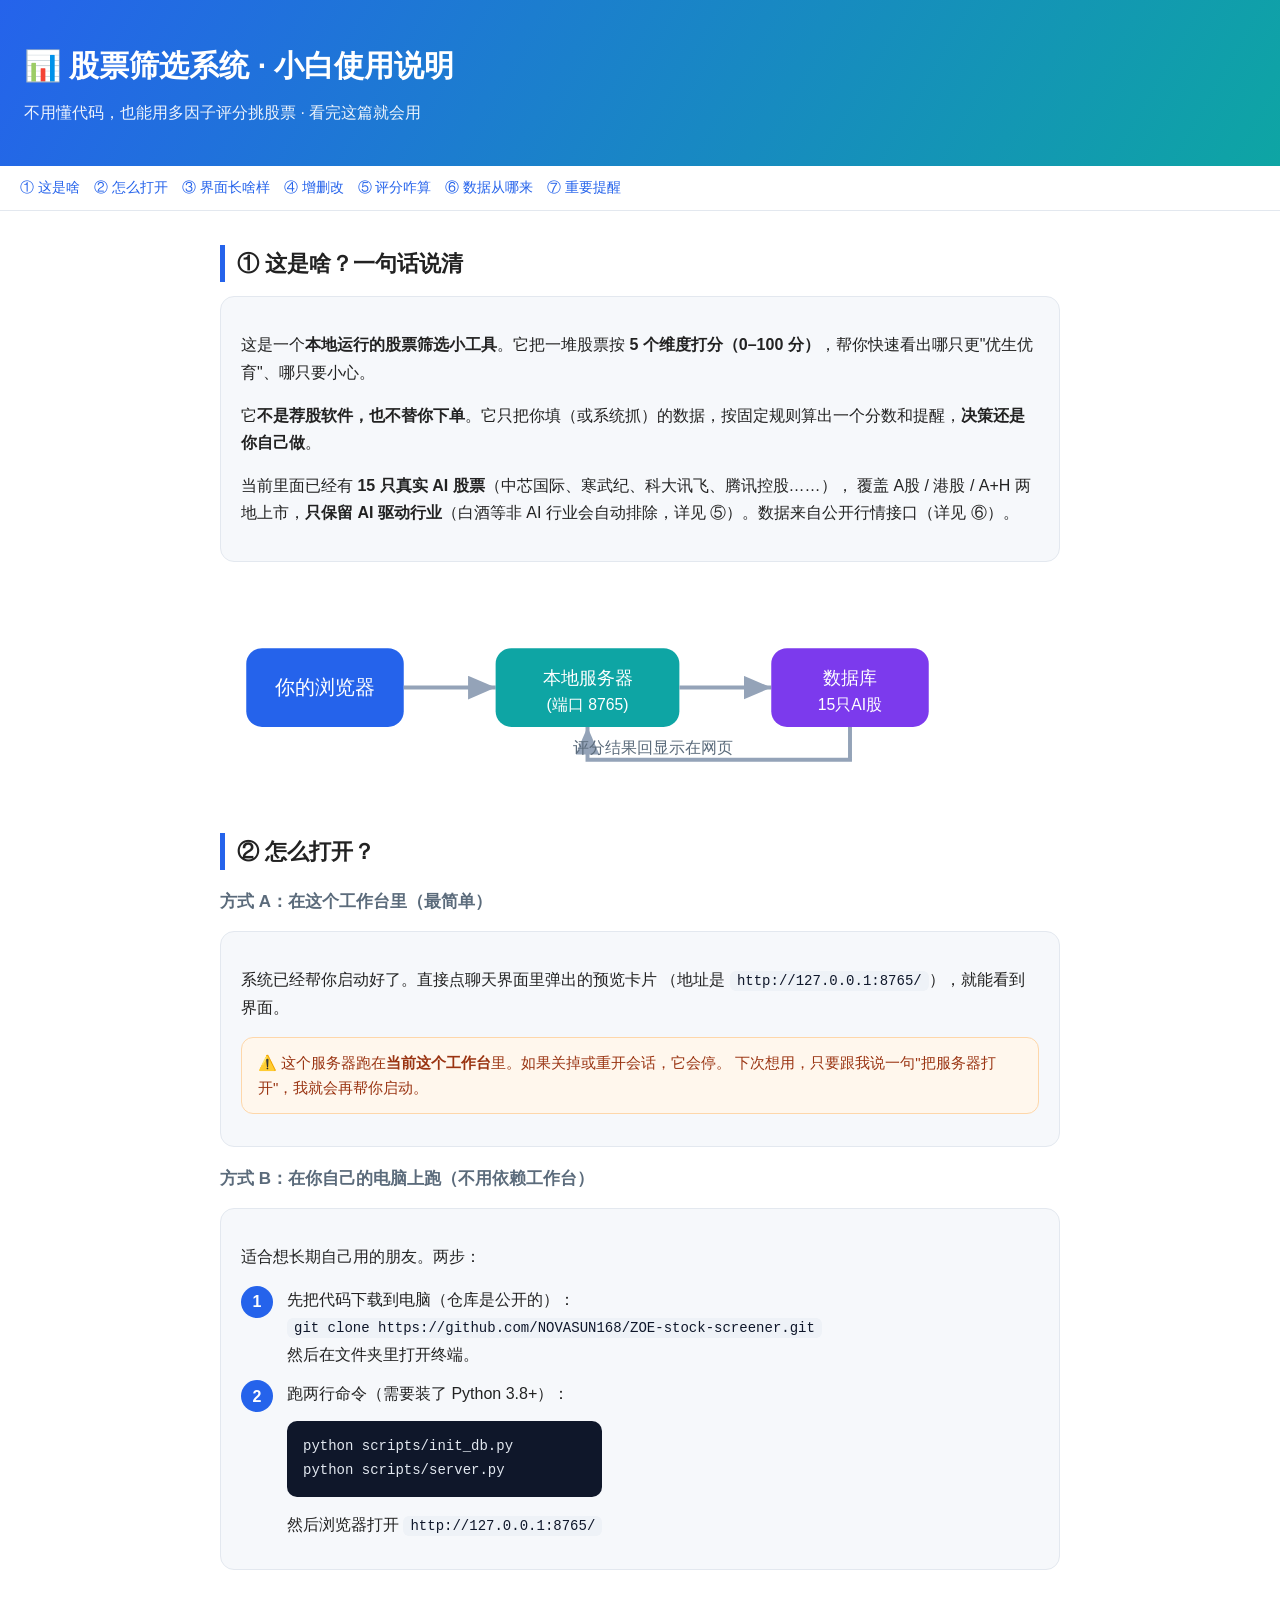
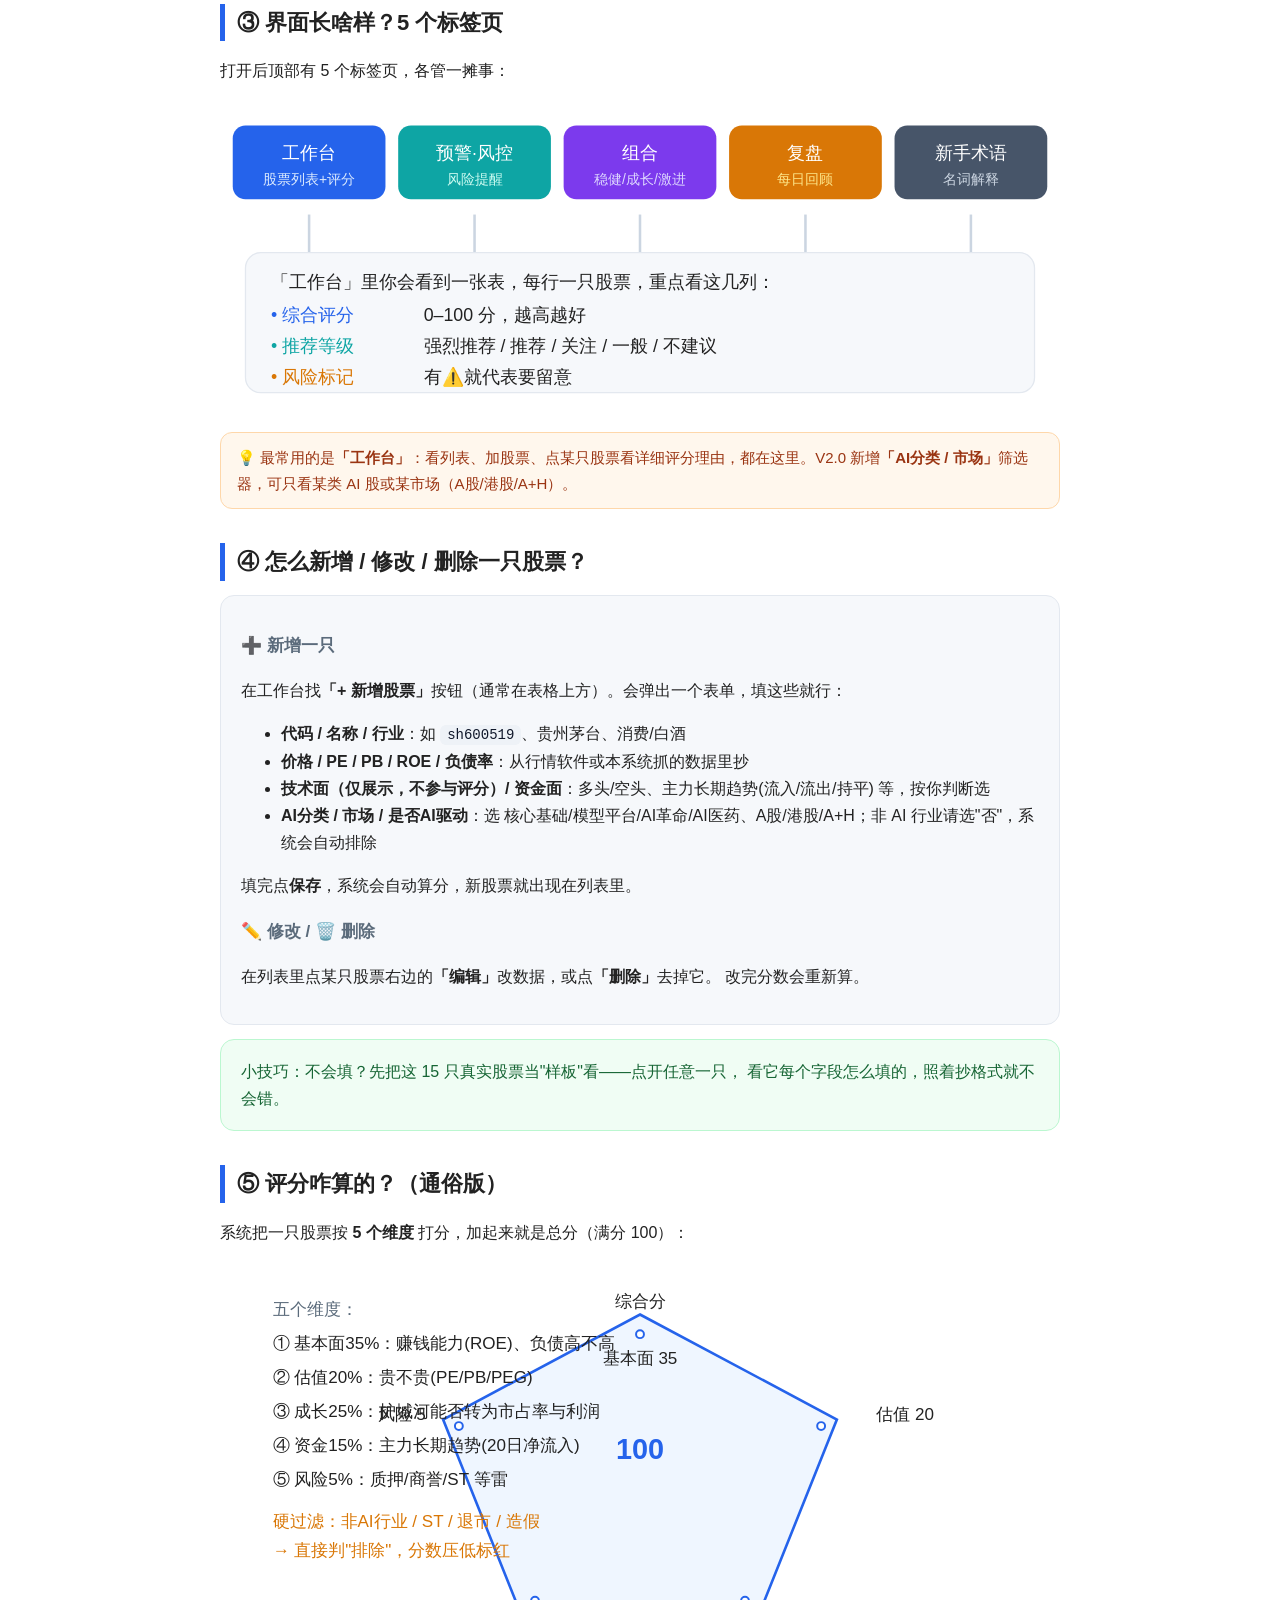
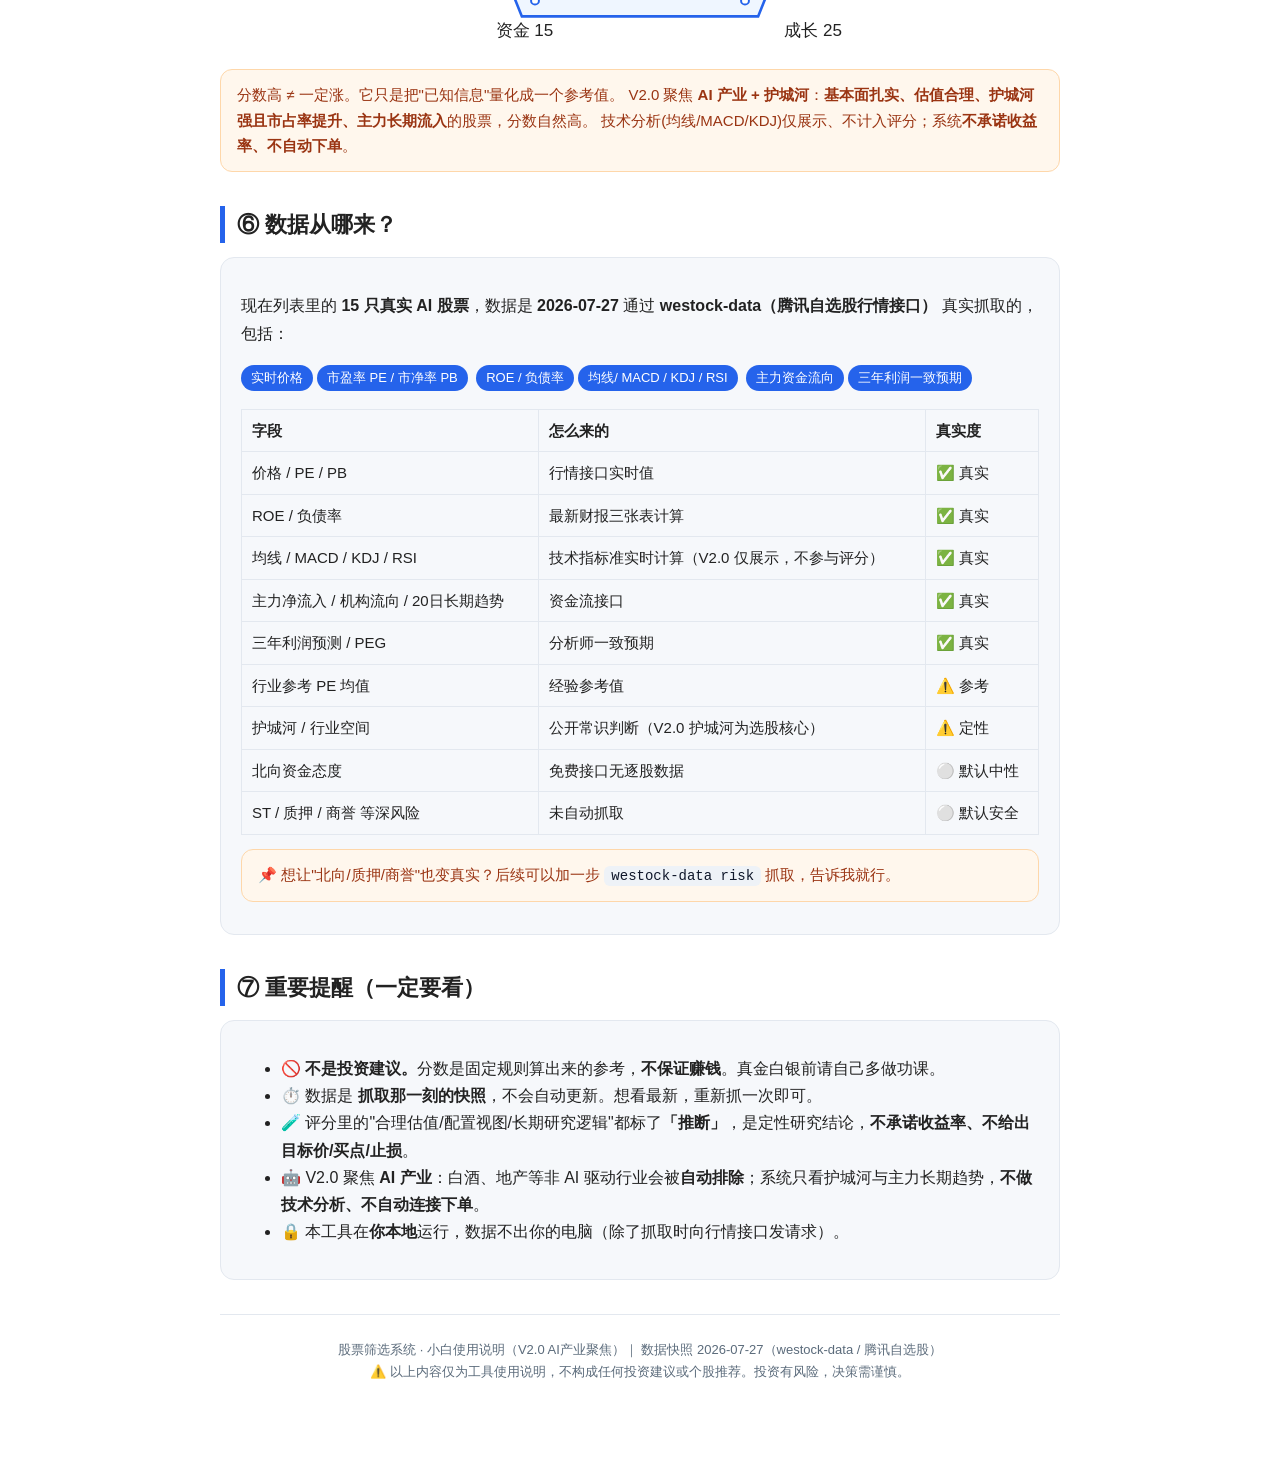
<file: docs/使用说明.html>
<!DOCTYPE html>
<html lang="zh-CN">
<head>
<meta charset="UTF-8">
<meta name="viewport" content="width=device-width, initial-scale=1.0">
<title>股票筛选系统 · 小白使用说明</title>
<style>
  :root{
    --bg:#ffffff; --panel:#f6f8fb; --ink:#222; --sub:#5b6b7b;
    --line:#e3e8ef; --accent:#2563eb; --accent2:#0ea5a4; --warn:#d97706;
    --good:#16a34a; --bad:#dc2626;
  }
  *{box-sizing:border-box}
  body{margin:0;font-family:-apple-system,"PingFang SC","Microsoft YaHei",sans-serif;
       background:var(--bg);color:var(--ink);line-height:1.7;font-size:16px}
  header{background:linear-gradient(120deg,#2563eb,#0ea5a4);color:#fff;padding:40px 24px}
  header h1{margin:0 0 8px;font-size:30px}
  header p{margin:0;opacity:.92;font-size:16px}
  .wrap{max-width:880px;margin:0 auto;padding:0 20px 60px}
  nav{position:sticky;top:0;background:#fff;border-bottom:1px solid var(--line);
      padding:10px 20px;display:flex;gap:14px;flex-wrap:wrap;font-size:14px;z-index:5}
  nav a{color:var(--accent);text-decoration:none;white-space:nowrap}
  nav a:hover{text-decoration:underline}
  section{margin:34px 0}
  h2{font-size:22px;border-left:5px solid var(--accent);padding-left:12px;margin:0 0 14px}
  h3{font-size:17px;color:var(--sub);margin:18px 0 8px}
  .card{background:var(--panel);border:1px solid var(--line);border-radius:14px;
        padding:18px 20px;margin:14px 0}
  .tip{background:#fff7ed;border:1px solid #fed7aa;color:#9a3412;border-radius:12px;
       padding:12px 16px;margin:14px 0;font-size:15px}
  .ok{background:#f0fdf4;border:1px solid #bbf7d0;color:#166534}
  .step{display:flex;gap:14px;align-items:flex-start;margin:12px 0}
  .step .n{flex:0 0 32px;height:32px;border-radius:50%;background:var(--accent);color:#fff;
          display:flex;align-items:center;justify-content:center;font-weight:700}
  code{background:#eef2f7;padding:2px 7px;border-radius:6px;font-size:14px;color:#0f172a}
  pre{background:#0f172a;color:#e2e8f0;padding:14px 16px;border-radius:10px;overflow:auto;font-size:14px}
  table{border-collapse:collapse;width:100%;margin:12px 0;font-size:15px}
  th,td{border:1px solid var(--line);padding:8px 10px;text-align:left}
  th{background:var(--panel)}
  svg{display:block;margin:10px auto;max-width:100%}
  .pill{display:inline-block;background:var(--accent);color:#fff;border-radius:999px;
        padding:2px 10px;font-size:13px;margin:2px 4px 2px 0}
  footer{color:var(--sub);font-size:13px;text-align:center;padding:24px;border-top:1px solid var(--line)}
</style>
</head>
<body>
<header>
  <h1>📊 股票筛选系统 · 小白使用说明</h1>
  <p>不用懂代码，也能用多因子评分挑股票 · 看完这篇就会用</p>
</header>

<nav>
  <a href="#what">① 这是啥</a>
  <a href="#open">② 怎么打开</a>
  <a href="#ui">③ 界面长啥样</a>
  <a href="#crud">④ 增删改</a>
  <a href="#score">⑤ 评分咋算</a>
  <a href="#data">⑥ 数据从哪来</a>
  <a href="#warn">⑦ 重要提醒</a>
</nav>

<div class="wrap">

  <!-- ① -->
  <section id="what">
    <h2>① 这是啥？一句话说清</h2>
    <div class="card">
      <p>这是一个<strong>本地运行的股票筛选小工具</strong>。它把一堆股票按
      <strong>5 个维度打分（0–100 分）</strong>，帮你快速看出哪只更"优生优育"、哪只要小心。</p>
      <p>它<strong>不是荐股软件，也不替你下单</strong>。它只把你填（或系统抓）的数据，按固定规则算出一个分数和提醒，<strong>决策还是你自己做</strong>。</p>
      <p>当前里面已经有 <strong>15 只真实 AI 股票</strong>（中芯国际、寒武纪、科大讯飞、腾讯控股……），
      覆盖 A股 / 港股 / A+H 两地上市，<strong>只保留 AI 驱动行业</strong>（白酒等非 AI 行业会自动排除，详见 ⑤）。数据来自公开行情接口（详见 ⑥）。</p>
    </div>
    <svg viewBox="0 0 640 170" xmlns="http://www.w3.org/2008/svg" font-family="sans-serif">
      <rect x="20" y="55" width="120" height="60" rx="12" fill="#2563eb"/>
      <text x="80" y="90" fill="#fff" font-size="15" text-anchor="middle">你的浏览器</text>
      <path d="M140 85 H210" stroke="#94a3b8" stroke-width="3" marker-end="url(#ar)"/>
      <rect x="210" y="55" width="140" height="60" rx="12" fill="#0ea5a4"/>
      <text x="280" y="82" fill="#fff" font-size="14" text-anchor="middle">本地服务器</text>
      <text x="280" y="102" fill="#fff" font-size="12" text-anchor="middle">(端口 8765)</text>
      <path d="M350 85 H420" stroke="#94a3b8" stroke-width="3" marker-end="url(#ar)"/>
      <rect x="420" y="55" width="120" height="60" rx="12" fill="#7c3aed"/>
      <text x="480" y="82" fill="#fff" font-size="14" text-anchor="middle">数据库</text>
      <text x="480" y="102" fill="#fff" font-size="12" text-anchor="middle">15只AI股</text>
      <path d="M480 115 V140 H280 V115" stroke="#94a3b8" stroke-width="3" fill="none" marker-end="url(#ar)"/>
      <text x="330" y="135" fill="#5b6b7b" font-size="12" text-anchor="middle">评分结果回显示在网页</text>
      <defs><marker id="ar" markerWidth="10" markerHeight="10" refX="7" refY="3" orient="auto">
        <path d="M0,0 L7,3 L0,6 Z" fill="#94a3b8"/></marker></defs>
    </svg>
  </section>

  <!-- ② -->
  <section id="open">
    <h2>② 怎么打开？</h2>
    <h3>方式 A：在这个工作台里（最简单）</h3>
    <div class="card">
      <p>系统已经帮你启动好了。直接点聊天界面里弹出的预览卡片
      （地址是 <code>http://127.0.0.1:8765/</code>），就能看到界面。</p>
      <div class="tip">⚠️ 这个服务器跑在<strong>当前这个工作台</strong>里。如果关掉或重开会话，它会停。
      下次想用，只要跟我说一句"把服务器打开"，我就会再帮你启动。</div>
    </div>
    <h3>方式 B：在你自己的电脑上跑（不用依赖工作台）</h3>
    <div class="card">
      <p>适合想长期自己用的朋友。两步：</p>
      <div class="step"><div class="n">1</div><div>先把代码下载到电脑（仓库是公开的）：<br>
        <code>git clone https://github.com/NOVASUN168/ZOE-stock-screener.git</code><br>
        然后在文件夹里打开终端。</div></div>
      <div class="step"><div class="n">2</div><div>跑两行命令（需要装了 Python 3.8+）：<br>
        <pre>python scripts/init_db.py
python scripts/server.py</pre>
        然后浏览器打开 <code>http://127.0.0.1:8765/</code></div></div>
    </div>
  </section>

  <!-- ③ -->
  <section id="ui">
    <h2>③ 界面长啥样？5 个标签页</h2>
    <p>打开后顶部有 5 个标签页，各管一摊事：</p>
    <svg viewBox="0 0 660 250" xmlns="http://www.w3.org/2008/svg" font-family="sans-serif" font-size="14">
      <rect x="10" y="20" width="120" height="58" rx="10" fill="#2563eb"/><text x="70" y="46" fill="#fff" text-anchor="middle">工作台</text><text x="70" y="66" fill="#dbeafe" font-size="11" text-anchor="middle">股票列表+评分</text>
      <rect x="140" y="20" width="120" height="58" rx="10" fill="#0ea5a4"/><text x="200" y="46" fill="#fff" text-anchor="middle">预警·风控</text><text x="200" y="66" fill="#ccfbf1" font-size="11" text-anchor="middle">风险提醒</text>
      <rect x="270" y="20" width="120" height="58" rx="10" fill="#7c3aed"/><text x="330" y="46" fill="#fff" text-anchor="middle">组合</text><text x="330" y="66" fill="#ddd6fe" font-size="11" text-anchor="middle">稳健/成长/激进</text>
      <rect x="400" y="20" width="120" height="58" rx="10" fill="#d97706"/><text x="460" y="46" fill="#fff" text-anchor="middle">复盘</text><text x="460" y="66" fill="#fde68a" font-size="11" text-anchor="middle">每日回顾</text>
      <rect x="530" y="20" width="120" height="58" rx="10" fill="#475569"/><text x="590" y="46" fill="#fff" text-anchor="middle">新手术语</text><text x="590" y="66" fill="#cbd5e1" font-size="11" text-anchor="middle">名词解释</text>
      <line x1="70" y1="90" x2="70" y2="120" stroke="#cbd5e1" stroke-width="2"/>
      <line x1="200" y1="90" x2="200" y2="120" stroke="#cbd5e1" stroke-width="2"/>
      <line x1="330" y1="90" x2="330" y2="120" stroke="#cbd5e1" stroke-width="2"/>
      <line x1="460" y1="90" x2="460" y2="120" stroke="#cbd5e1" stroke-width="2"/>
      <line x1="590" y1="90" x2="590" y2="120" stroke="#cbd5e1" stroke-width="2"/>
      <rect x="20" y="120" width="620" height="110" rx="12" fill="#f6f8fb" stroke="#e3e8ef"/>
      <text x="40" y="148" fill="#222">「工作台」里你会看到一张表，每行一只股票，重点看这几列：</text>
      <text x="40" y="174" fill="#2563eb">• 综合评分</text><text x="160" y="174" fill="#222">0–100 分，越高越好</text>
      <text x="40" y="198" fill="#0ea5a4">• 推荐等级</text><text x="160" y="198" fill="#222">强烈推荐 / 推荐 / 关注 / 一般 / 不建议</text>
      <text x="40" y="222" fill="#d97706">• 风险标记</text><text x="160" y="222" fill="#222">有⚠️就代表要留意</text>
    </svg>
    <div class="tip">💡 最常用的是<strong>「工作台」</strong>：看列表、加股票、点某只股票看详细评分理由，都在这里。V2.0 新增<strong>「AI分类 / 市场」</strong>筛选器，可只看某类 AI 股或某市场（A股/港股/A+H）。</div>
  </section>

  <!-- ④ -->
  <section id="crud">
    <h2>④ 怎么新增 / 修改 / 删除一只股票？</h2>
    <div class="card">
      <h3>➕ 新增一只</h3>
      <p>在工作台找<strong>「+ 新增股票」</strong>按钮（通常在表格上方）。会弹出一个表单，填这些就行：</p>
      <ul>
        <li><strong>代码 / 名称 / 行业</strong>：如 <code>sh600519</code>、贵州茅台、消费/白酒</li>
        <li><strong>价格 / PE / PB / ROE / 负债率</strong>：从行情软件或本系统抓的数据里抄</li>
        <li><strong>技术面（仅展示，不参与评分）/ 资金面</strong>：多头/空头、主力长期趋势(流入/流出/持平) 等，按你判断选</li>
        <li><strong>AI分类 / 市场 / 是否AI驱动</strong>：选 核心基础/模型平台/AI革命/AI医药、A股/港股/A+H；非 AI 行业请选"否"，系统会自动排除</li>
      </ul>
      <p>填完点<strong>保存</strong>，系统会自动算分，新股票就出现在列表里。</p>
      <h3>✏️ 修改 / 🗑️ 删除</h3>
      <p>在列表里点某只股票右边的<strong>「编辑」</strong>改数据，或点<strong>「删除」</strong>去掉它。
      改完分数会重新算。</p>
    </div>
    <div class="ok card">小技巧：不会填？先把这 15 只真实股票当"样板"看——点开任意一只，
    看它每个字段怎么填的，照着抄格式就不会错。</div>
  </section>

  <!-- ⑤ -->
  <section id="score">
    <h2>⑤ 评分咋算的？（通俗版）</h2>
    <p>系统把一只股票按 <strong>5 个维度</strong> 打分，加起来就是总分（满分 100）：</p>
    <svg viewBox="0 0 640 300" xmlns="http://www.w3.org/2008/svg" font-family="sans-serif" font-size="13">
      <!-- hexagon -->
      <polygon points="320,40 470,120 410,270 230,270 170,120" fill="#eff6ff" stroke="#2563eb" stroke-width="2"/>
      <text x="320" y="34" text-anchor="middle" fill="#222">综合分</text>
      <text x="320" y="150" text-anchor="middle" fill="#2563eb" font-size="22" font-weight="700">100</text>
      <g fill="#fff" stroke="#2563eb" stroke-width="1.5">
        <circle cx="320" cy="55" r="3"/><circle cx="458" cy="125" r="3"/>
        <circle cx="400" cy="258" r="3"/><circle cx="240" cy="258" r="3"/><circle cx="182" cy="125" r="3"/>
      </g>
      <text x="320" y="78" text-anchor="middle" fill="#222">基本面 35</text>
      <text x="500" y="120" fill="#222">估值 20</text>
      <text x="430" y="285" fill="#222">成长 25</text>
      <text x="210" y="285" fill="#222">资金 15</text>
      <text x="120" y="120" fill="#222">风险 5</text>
      <text x="320" y="18" fill="#222"></text>
      <!-- side legend -->
      <text x="40" y="40" fill="#5b6b7b">五个维度：</text>
      <text x="40" y="66" fill="#222">① 基本面35%：赚钱能力(ROE)、负债高不高</text>
      <text x="40" y="92" fill="#222">② 估值20%：贵不贵(PE/PB/PEG)</text>
      <text x="40" y="118" fill="#222">③ 成长25%：护城河能否转为市占率与利润</text>
      <text x="40" y="144" fill="#222">④ 资金15%：主力长期趋势(20日净流入)</text>
      <text x="40" y="170" fill="#222">⑤ 风险5%：质押/商誉/ST 等雷</text>
      <text x="40" y="202" fill="#d97706">硬过滤：非AI行业 / ST / 退市 / 造假</text>
      <text x="40" y="224" fill="#d97706">→ 直接判"排除"，分数压低标红</text>
    </svg>
    <div class="tip">分数高 ≠ 一定涨。它只是把"已知信息"量化成一个参考值。
    V2.0 聚焦 <strong>AI 产业 + 护城河</strong>：<strong>基本面扎实、估值合理、护城河强且市占率提升、主力长期流入</strong>的股票，分数自然高。
    技术分析(均线/MACD/KDJ)仅展示、不计入评分；系统<strong>不承诺收益率、不自动下单</strong>。</div>
  </section>

  <!-- ⑥ -->
  <section id="data">
    <h2>⑥ 数据从哪来？</h2>
    <div class="card">
      <p>现在列表里的 <strong>15 只真实 AI 股票</strong>，数据是 <strong>2026-07-27</strong> 通过
      <strong>westock-data（腾讯自选股行情接口）</strong> 真实抓取的，包括：</p>
      <p>
        <span class="pill">实时价格</span><span class="pill">市盈率 PE / 市净率 PB</span>
        <span class="pill">ROE / 负债率</span><span class="pill">均线/ MACD / KDJ / RSI</span>
        <span class="pill">主力资金流向</span><span class="pill">三年利润一致预期</span>
      </p>
      <table>
        <tr><th>字段</th><th>怎么来的</th><th>真实度</th></tr>
        <tr><td>价格 / PE / PB</td><td>行情接口实时值</td><td>✅ 真实</td></tr>
        <tr><td>ROE / 负债率</td><td>最新财报三张表计算</td><td>✅ 真实</td></tr>
        <tr><td>均线 / MACD / KDJ / RSI</td><td>技术指标准实时计算（V2.0 仅展示，不参与评分）</td><td>✅ 真实</td></tr>
        <tr><td>主力净流入 / 机构流向 / 20日长期趋势</td><td>资金流接口</td><td>✅ 真实</td></tr>
        <tr><td>三年利润预测 / PEG</td><td>分析师一致预期</td><td>✅ 真实</td></tr>
        <tr><td>行业参考 PE 均值</td><td>经验参考值</td><td>⚠️ 参考</td></tr>
        <tr><td>护城河 / 行业空间</td><td>公开常识判断（V2.0 护城河为选股核心）</td><td>⚠️ 定性</td></tr>
        <tr><td>北向资金态度</td><td>免费接口无逐股数据</td><td>⚪ 默认中性</td></tr>
        <tr><td>ST / 质押 / 商誉 等深风险</td><td>未自动抓取</td><td>⚪ 默认安全</td></tr>
      </table>
      <p class="tip">📌 想让"北向/质押/商誉"也变真实？后续可以加一步
      <code>westock-data risk</code> 抓取，告诉我就行。</p>
    </div>
  </section>

  <!-- ⑦ -->
  <section id="warn">
    <h2>⑦ 重要提醒（一定要看）</h2>
    <div class="card">
      <ul>
        <li>🚫 <strong>不是投资建议。</strong>分数是固定规则算出来的参考，<strong>不保证赚钱</strong>。真金白银前请自己多做功课。</li>
        <li>⏱️ 数据是 <strong>抓取那一刻的快照</strong>，不会自动更新。想看最新，重新抓一次即可。</li>
        <li>🧪 评分里的"合理估值/配置视图/长期研究逻辑"都标了<strong>「推断」</strong>，是定性研究结论，<strong>不承诺收益率、不给出目标价/买点/止损</strong>。</li>
        <li>🤖 V2.0 聚焦 <strong>AI 产业</strong>：白酒、地产等非 AI 驱动行业会被<strong>自动排除</strong>；系统只看护城河与主力长期趋势，<strong>不做技术分析、不自动连接下单</strong>。</li>
        <li>🔒 本工具在<strong>你本地</strong>运行，数据不出你的电脑（除了抓取时向行情接口发请求）。</li>
      </ul>
    </div>
  </section>

  <footer>
    股票筛选系统 · 小白使用说明（V2.0 AI产业聚焦）｜ 数据快照 2026-07-27（westock-data / 腾讯自选股）<br>
    ⚠️ 以上内容仅为工具使用说明，不构成任何投资建议或个股推荐。投资有风险，决策需谨慎。
  </footer>
</div>
</body>
</html>
</file>
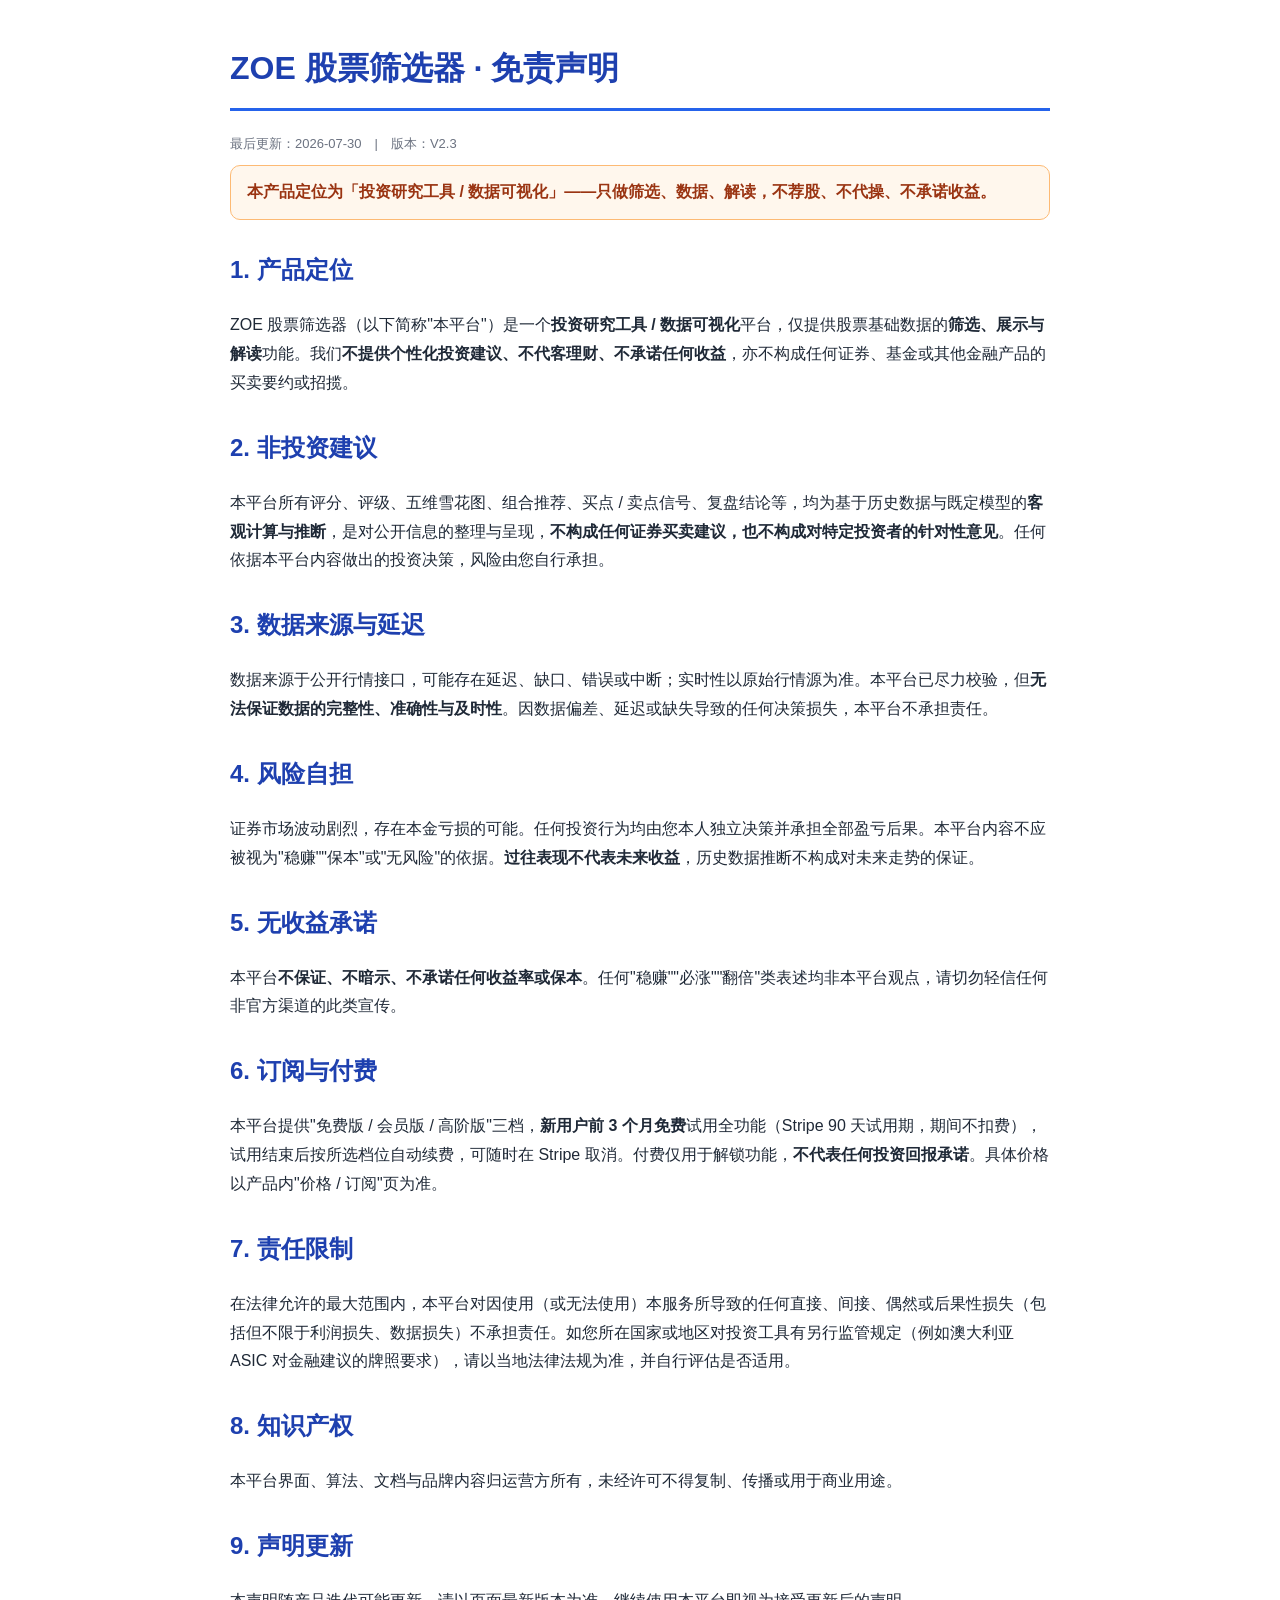
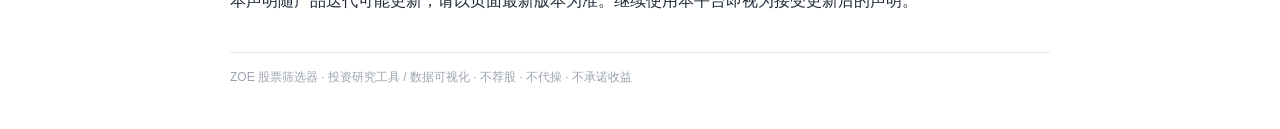
<file: docs/免责声明.html>
<!DOCTYPE html>
<html lang="zh-CN">
<head>
<meta charset="utf-8">
<meta name="viewport" content="width=device-width, initial-scale=1.0">
<title>ZOE 股票筛选器 · 免责声明</title>
<style>
  body{font-family:-apple-system,"PingFang SC","Microsoft YaHei",sans-serif;max-width:820px;margin:40px auto;padding:0 20px;color:#1f2937;line-height:1.8}
  h1{color:#1e40af;border-bottom:3px solid #2563eb;padding-bottom:10px}
  h2{color:#1e40af;margin-top:28px}
  .pos{background:#fff7ed;border:1px solid #fdba74;color:#9a3412;border-radius:10px;padding:12px 16px;font-weight:700}
  .meta{color:#6b7280;font-size:13px}
  p{margin:10px 0}
  code{background:#f1f5f9;padding:1px 5px;border-radius:4px}
  footer{margin-top:36px;color:#9ca3af;font-size:12px;border-top:1px solid #e5e7eb;padding-top:14px}
</style>
</head>
<body>
<h1>ZOE 股票筛选器 · 免责声明</h1>
<p class="meta">最后更新：2026-07-30　|　版本：V2.3</p>

<div class="pos">本产品定位为「投资研究工具 / 数据可视化」——只做筛选、数据、解读，不荐股、不代操、不承诺收益。</div>

<h2>1. 产品定位</h2>
<p>ZOE 股票筛选器（以下简称"本平台"）是一个<b>投资研究工具 / 数据可视化</b>平台，仅提供股票基础数据的<b>筛选、展示与解读</b>功能。我们<b>不提供个性化投资建议、不代客理财、不承诺任何收益</b>，亦不构成任何证券、基金或其他金融产品的买卖要约或招揽。</p>

<h2>2. 非投资建议</h2>
<p>本平台所有评分、评级、五维雪花图、组合推荐、买点 / 卖点信号、复盘结论等，均为基于历史数据与既定模型的<b>客观计算与推断</b>，是对公开信息的整理与呈现，<b>不构成任何证券买卖建议，也不构成对特定投资者的针对性意见</b>。任何依据本平台内容做出的投资决策，风险由您自行承担。</p>

<h2>3. 数据来源与延迟</h2>
<p>数据来源于公开行情接口，可能存在延迟、缺口、错误或中断；实时性以原始行情源为准。本平台已尽力校验，但<b>无法保证数据的完整性、准确性与及时性</b>。因数据偏差、延迟或缺失导致的任何决策损失，本平台不承担责任。</p>

<h2>4. 风险自担</h2>
<p>证券市场波动剧烈，存在本金亏损的可能。任何投资行为均由您本人独立决策并承担全部盈亏后果。本平台内容不应被视为"稳赚""保本"或"无风险"的依据。<b>过往表现不代表未来收益</b>，历史数据推断不构成对未来走势的保证。</p>

<h2>5. 无收益承诺</h2>
<p>本平台<b>不保证、不暗示、不承诺任何收益率或保本</b>。任何"稳赚""必涨""翻倍"类表述均非本平台观点，请切勿轻信任何非官方渠道的此类宣传。</p>

<h2>6. 订阅与付费</h2>
<p>本平台提供"免费版 / 会员版 / 高阶版"三档，<b>新用户前 3 个月免费</b>试用全功能（Stripe 90 天试用期，期间不扣费），试用结束后按所选档位自动续费，可随时在 Stripe 取消。付费仅用于解锁功能，<b>不代表任何投资回报承诺</b>。具体价格以产品内"价格 / 订阅"页为准。</p>

<h2>7. 责任限制</h2>
<p>在法律允许的最大范围内，本平台对因使用（或无法使用）本服务所导致的任何直接、间接、偶然或后果性损失（包括但不限于利润损失、数据损失）不承担责任。如您所在国家或地区对投资工具有另行监管规定（例如澳大利亚 ASIC 对金融建议的牌照要求），请以当地法律法规为准，并自行评估是否适用。</p>

<h2>8. 知识产权</h2>
<p>本平台界面、算法、文档与品牌内容归运营方所有，未经许可不得复制、传播或用于商业用途。</p>

<h2>9. 声明更新</h2>
<p>本声明随产品迭代可能更新，请以页面最新版本为准。继续使用本平台即视为接受更新后的声明。</p>

<footer>ZOE 股票筛选器 · 投资研究工具 / 数据可视化 · 不荐股 · 不代操 · 不承诺收益</footer>
</body>
</html>
</file>
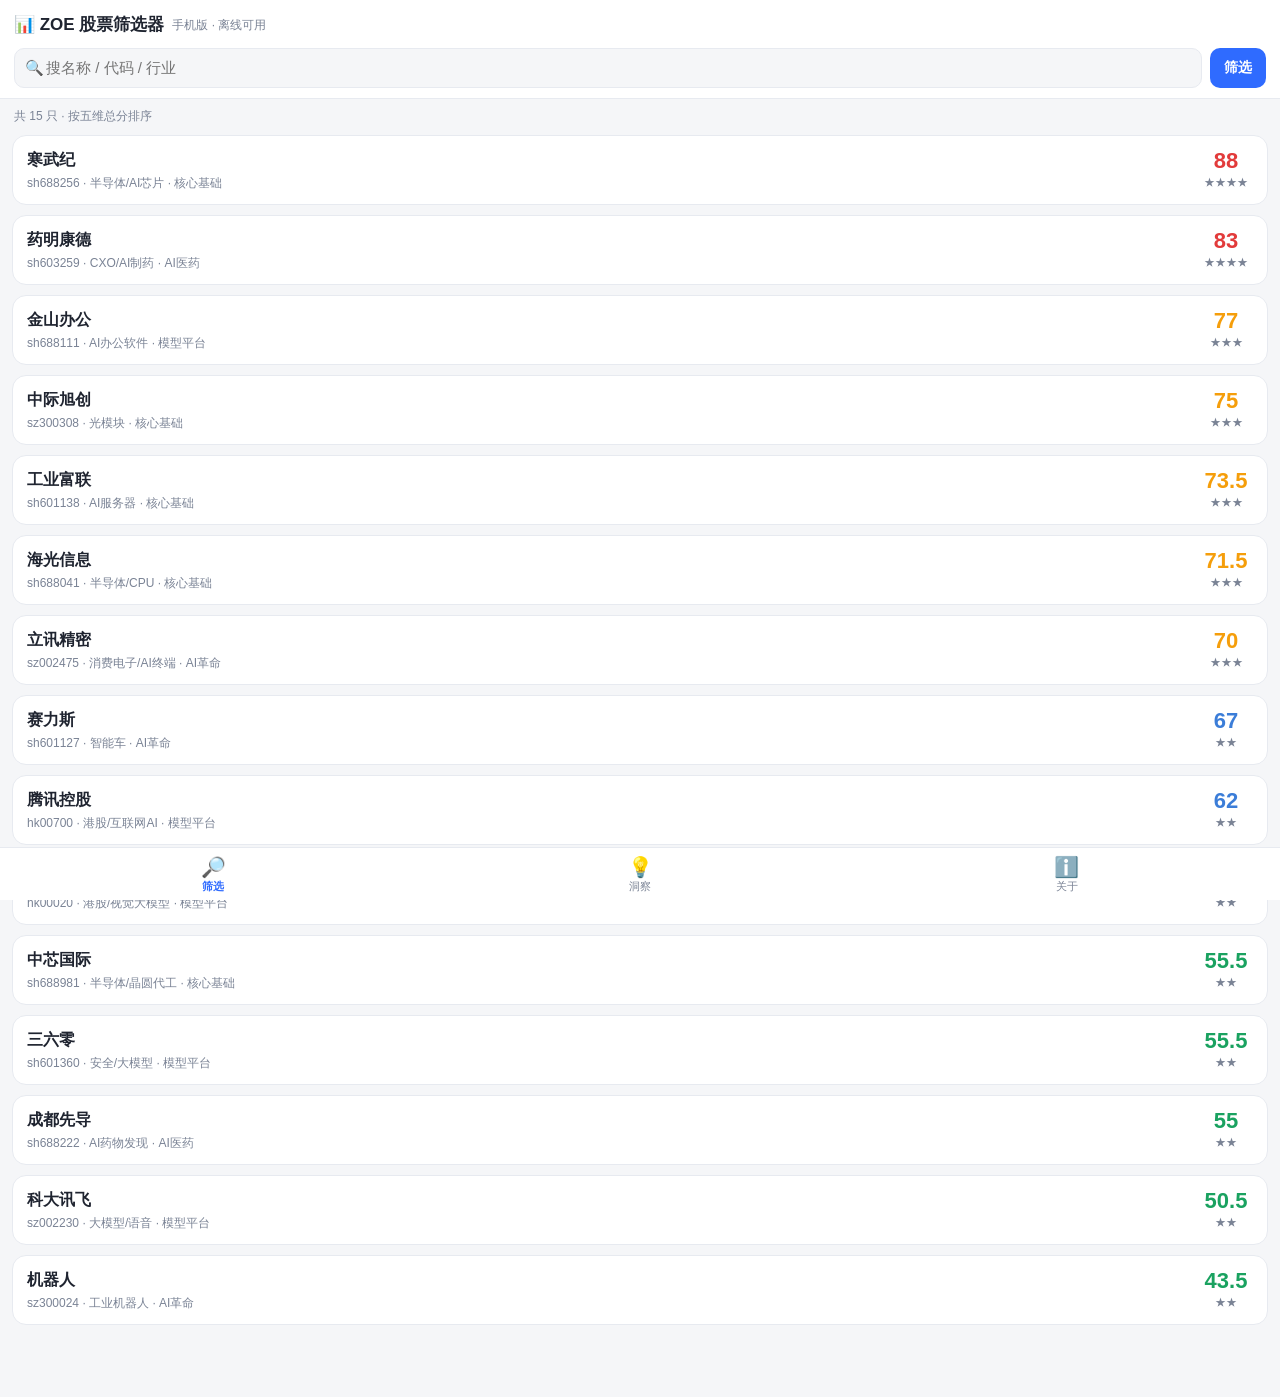
<file: ui/standalone.html>
<!DOCTYPE html>
<html lang="zh-CN">
<head>
<meta charset="utf-8">
<meta name="viewport" content="width=device-width, initial-scale=1, maximum-scale=1, user-scalable=no">
<title>ZOE 股票筛选器 · 手机版</title>
<style>
  :root{
    --bg:#f5f6f8; --card:#ffffff; --ink:#1f2430; --sub:#7a8395; --line:#e7eaf0;
    --brand:#2f6bff; --brand-d:#1d4fd6; --red:#e23b3b; --green:#1aa260; --amber:#f59e0b;
    --chip:#eef3ff; --chip-ink:#2f6bff;
  }
  *{box-sizing:border-box;-webkit-tap-highlight-color:transparent}
  body{margin:0;font-family:-apple-system,BlinkMacSystemFont,"Segoe UI","PingFang SC","Microsoft YaHei",sans-serif;
       background:var(--bg);color:var(--ink);font-size:15px;line-height:1.5;padding-bottom:64px}
  header{position:sticky;top:0;z-index:20;background:#fff;border-bottom:1px solid var(--line);padding:12px 14px 10px}
  .title{font-size:17px;font-weight:700;display:flex;align-items:center;gap:8px}
  .title small{font-size:12px;font-weight:500;color:var(--sub)}
  .bar{display:flex;gap:8px;margin-top:10px}
  .search{flex:1;display:flex;align-items:center;background:var(--bg);border:1px solid var(--line);border-radius:10px;padding:8px 10px}
  .search input{border:0;background:transparent;outline:none;flex:1;font-size:15px;color:var(--ink)}
  .btn-filter{background:var(--brand);color:#fff;border:0;border-radius:10px;padding:0 14px;font-size:14px;font-weight:600}
  .btn-filter:active{background:var(--brand-d)}
  .count{font-size:12px;color:var(--sub);padding:8px 14px 2px}

  .tabs{position:fixed;bottom:0;left:0;right:0;z-index:30;display:flex;background:#fff;border-top:1px solid var(--line)}
  .tab{flex:1;text-align:center;padding:8px 0 6px;font-size:11px;color:var(--sub)}
  .tab.active{color:var(--brand);font-weight:700}
  .tab .ic{font-size:20px;display:block;line-height:1.1}

  .list{padding:8px 12px;display:flex;flex-direction:column;gap:10px}
  .stock{background:var(--card);border:1px solid var(--line);border-radius:14px;padding:12px 14px;display:flex;align-items:center;gap:12px;cursor:pointer}
  .stock:active{background:#fafbff}
  .stock .main{flex:1;min-width:0}
  .stock .nm{font-weight:700;font-size:16px}
  .stock .meta{color:var(--sub);font-size:12px;margin-top:2px;white-space:nowrap;overflow:hidden;text-overflow:ellipsis}
  .score{width:54px;text-align:center;flex-shrink:0}
  .score .n{font-size:22px;font-weight:800;line-height:1}
  .score .st{font-size:11px;color:var(--sub);margin-top:2px}
  .risk-tag{display:inline-block;font-size:10px;background:#fdeaea;color:var(--red);border-radius:6px;padding:1px 5px;margin-left:6px;vertical-align:middle}

  .drawer-mask{position:fixed;inset:0;background:rgba(0,0,0,.4);z-index:40;display:none}
  .drawer{position:fixed;top:0;right:0;bottom:0;width:86%;max-width:380px;background:#fff;z-index:50;transform:translateX(100%);transition:transform .25s;display:flex;flex-direction:column}
  .drawer.open{transform:translateX(0)}
  .drawer h3{margin:0;padding:14px;border-bottom:1px solid var(--line);font-size:16px;display:flex;justify-content:space-between;align-items:center}
  .drawer .body{flex:1;overflow:auto;padding:8px 14px 14px}
  .grp{margin-top:12px}
  .grp .gt{font-size:13px;font-weight:700;color:var(--brand);margin:4px 0 6px}
  .cond{display:flex;align-items:center;gap:8px;margin-bottom:8px;flex-wrap:wrap}
  .cond .cn{width:46%;font-size:13px;color:var(--ink)}
  .cond input,.cond select{flex:1;min-width:90px;border:1px solid var(--line);border-radius:8px;padding:6px 8px;font-size:13px;outline:none}
  .cond .op{font-size:12px;color:var(--sub);min-width:30px}
  .drawer .foot{padding:10px 14px;border-top:1px solid var(--line);display:flex;gap:8px}
  .drawer .foot button{flex:1;border:0;border-radius:10px;padding:11px;font-size:15px;font-weight:700}
  .apply{background:var(--brand);color:#fff}
  .reset{background:var(--bg);color:var(--ink)}

  .modal-mask{position:fixed;inset:0;background:rgba(0,0,0,.5);z-index:60;display:none;align-items:flex-end;justify-content:center}
  .modal{background:#fff;width:100%;max-width:520px;max-height:92vh;overflow:auto;border-radius:18px 18px 0 0;padding:18px 16px 26px}
  .modal h2{margin:0 0 2px;font-size:20px}
  .modal .sub{color:var(--sub);font-size:13px;margin-bottom:12px}
  .close{float:right;font-size:22px;color:var(--sub);background:none;border:0;margin-top:-4px}
  .block{margin:14px 0}
  .block .bt{font-size:13px;font-weight:700;color:var(--brand);margin-bottom:8px}
  .dims{display:flex;gap:8px}
  .dim{flex:1;text-align:center}
  .dim .ring{width:62px;height:62px;margin:0 auto}
  .dim .dl{font-size:11px;color:var(--sub);margin-top:3px}
  .bars{display:flex;flex-direction:column;gap:7px}
  .bar-row{display:flex;align-items:center;gap:8px;font-size:13px}
  .bar-row .bl{width:54px;color:var(--sub)}
  .bar-row .btrack{flex:1;height:8px;background:var(--bg);border-radius:5px;overflow:hidden}
  .bar-row .bfill{height:100%;background:var(--brand);border-radius:5px}
  .bar-row .bv{width:34px;text-align:right;font-weight:600}
  .note{background:var(--bg);border-radius:10px;padding:10px 12px;font-size:13px;color:var(--ink);margin-top:6px}
  .reasons li{margin-bottom:5px;font-size:13px}
  .insight .row{display:flex;justify-content:space-between;padding:10px 12px;background:#fff;border:1px solid var(--line);border-radius:10px;margin-bottom:8px}
  .insight .row .v{font-weight:700}
  .about{font-size:13px;color:var(--sub);line-height:1.7;padding:8px 4px}
  .about b{color:var(--ink)}
</style>
</head>
<body>
<header>
  <div class="title">📊 ZOE 股票筛选器 <small>手机版 · 离线可用</small></div>
  <div class="bar">
    <label class="search">🔍<input id="q" placeholder="搜名称 / 代码 / 行业"></label>
    <button class="btn-filter" id="openFilter">筛选</button>
  </div>
</header>
<div class="count" id="count"></div>

<!-- 筛选页 -->
<div id="pageScreen" class="list"></div>

<!-- 洞察页 -->
<div id="pageInsight" class="insight list" style="display:none"></div>

<!-- 关于页 -->
<div id="pageAbout" class="about list" style="display:none">
  <div class="block">
    <p><b>这是什么？</b><br>这是 ZOE 股票筛选器的纯前端手机版。所有数据（15 只 AI 股 + 筛选规则）已内嵌在网页里，<b>无需后端服务器、无需联网验证</b>，手机打开链接即可筛选。</p>
    <p><b>数据来源</b><br>内置为示例股票池（AI 产业聚焦），评分与筛选逻辑与原版后端完全一致（五维评分：基本面/估值/成长/资金/安全）。</p>
    <p><b>与电脑版的区别</b><br>电脑版（需后端）支持自定义预警、组合保存等需登录的功能；本离线版聚焦核心：浏览、筛选、查看五维详情。如需完整体验，在电脑上打开带后端的版本。</p>
    <p style="color:var(--amber)"><b>风险提示</b><br>所有评分与结论均为基于公开因子的<b>推断</b>，非投资建议，不承诺收益。</p>
  </div>
</div>

<!-- 筛选抽屉 -->
<div class="drawer-mask" id="mask"></div>
<div class="drawer" id="drawer">
  <h3>筛选条件 <button id="closeFilter" style="border:0;background:none;font-size:22px;color:var(--sub)">×</button></h3>
  <div class="body" id="filterBody"></div>
  <div class="foot">
    <button class="reset" id="resetFilter">清空</button>
    <button class="apply" id="applyFilter">应用筛选</button>
  </div>
</div>

<!-- 详情弹窗 -->
<div class="modal-mask" id="modalMask">
  <div class="modal" id="modal"></div>
</div>

<!-- 底部导航 -->
<div class="tabs">
  <div class="tab active" data-tab="screen"><span class="ic">🔎</span>筛选</div>
  <div class="tab" data-tab="insight"><span class="ic">💡</span>洞察</div>
  <div class="tab" data-tab="about"><span class="ic">ℹ️</span>关于</div>
</div>

<script src="seed-data.js"></script>
<script>
/* ============ 评分引擎（移植自 scripts/scoring.py） ============ */
function _num(v){ if(v===null||v===undefined||v==='') return null; const n=Number(v); return isNaN(n)?null:n; }
function _yn(v){ return ['1','true','True','是','1.0'].includes(String(v)); }
function _half(maxp,val,hit,partial){ if(val===null||val===undefined||val==='') return (partial===undefined?maxp*0.5:partial); return hit?maxp:0; }
function _txt(v){ return (v===null||v===undefined)?'':String(v); }

function _fundamental(r){ let s=0;
  const roe=_num(r.roe); s+=_half(8,roe,roe!==null&&roe>15);
  if(roe!==null&&10<roe&&roe<=15)s+=4; else if(roe!==null&&0<roe&&roe<=10)s+=1.5;
  const roa=_num(r.roa); s+=_half(5,roa,roa!==null&&roa>8);
  if(roa!==null&&5<roa&&roa<=8)s+=2.5; else if(roa!==null&&0<roa&&roa<=5)s+=1;
  const rg=_num(r.rev_growth_years); s+= (rg!==2&&rg!==1)?_half(5,rg,rg===3):(rg===2?3:1);
  const ng=_num(r.netprofit_growth_years); s+= (ng!==2&&ng!==1)?_half(5,ng,ng===3):(ng===2?3:1);
  s+=_half(4,r.fcf_positive,_yn(r.fcf_positive));
  const dr=_num(r.debt_ratio); const st=_txt(r.sector_type);
  if(dr===null)s+=4; else { if(st==='科技')s+= dr<50?8:(dr<65?4:0); else if(st==='金融')s+=4; else s+= dr<60?8:(dr<70?4:0); }
  return Math.min(s,35);
}
function _valuation(r){ let s=0;
  const pe=_num(r.pe), peAvg=_num(r.pe_industry_avg);
  if(pe===null)s+=2.5; else if(peAvg!==null&&pe<peAvg)s+=5; else if(peAvg!==null&&pe<peAvg*1.2)s+=3;
  const pb=_num(r.pb); if(pb===null)s+=2; else if(pb<=3)s+=4; else if(pb<=5)s+=2;
  const peg=_num(r.peg); if(peg===null)s+=2.5; else if(peg<1)s+=5; else if(peg<1.5)s+=4; else if(peg<2)s+=2;
  const ev=_num(r.ev_ebitda); if(ev===null)s+=1.5; else if(ev<=15)s+=3; else if(ev<=20)s+=1.5;
  const sm=_num(r.safety_margin); if(sm===null)s+=1.5; else if(sm>=30)s+=3; else if(sm>=15)s+=1.5;
  return Math.min(s,20);
}
function _growth(r){ let s=0;
  s+=_half(4,r.rd_increase,_yn(r.rd_increase));
  s+=_half(5,r.mkt_share_growth,_yn(r.mkt_share_growth));
  s+={'大':4,'中':2,'小':0}[_txt(r.industry_space)]??2;
  s+={'明显':8,'强':8,'中等':4,'弱':0,'无':0}[_txt(r.moat)]??4;
  const pf=_num(r.profit_forecast_3y);
  if(pf===null)s+=2; else if(pf>=15)s+=4; else if(pf>=8)s+=2; else if(pf>0)s+=1;
  return Math.min(s,25);
}
function _capital(r){ let s=0;
  s+={'流入':8,'流出':0,'持平':4}[_txt(r.main_force_trend)]??4;
  s+={'增持':4,'持平':2,'减持':0}[_txt(r.northbound)]??2;
  s+={'增仓':3,'持平':1.5,'减仓':0}[_txt(r.institution_change)]??1.5;
  const ncf=_num(r.net_capital_flow); if(ncf!==null&&ncf>0)s+=2;
  return Math.min(s,15);
}
function _risk(r){ let s=5;
  if(_yn(r.financial_risk))s-=1; if(_yn(r.litigation))s-=1;
  const pr=_num(r.pledge_ratio); if(pr!==null)s-= pr>50?1.5:(pr>30?0.5:0);
  if(_yn(r.regulatory_penalty))s-=0.5;
  const gr=_num(r.goodwill_ratio); if(gr!==null)s-= gr>40?1:(gr>20?0.5:0);
  return Math.max(s,0);
}
const HARD=[['st_flag','ST股'],['delisting_risk','退市风险'],['fraud_flag','财务造假嫌疑'],['litigation','重大诉讼'],
  ['consecutive_loss','连续亏损'],['major_holder_reduction','大股东减持'],['high_pledge','高质押'],
  ['non_ai','非AI驱动'],['hotmoney_flag','游资主导']];
function _hardExcluded(r){ const hits=[];
  for(const [k,label] of HARD){ if(k==='non_ai'){ if(String(r.ai_driven)==='0')hits.push(label); }
    else if(k==='litigation'||k==='high_pledge'){ if(_yn(r[k]))hits.push(label); }
    else { if(_yn(r[k]))hits.push(label); } }
  const gr=_num(r.goodwill_ratio); if(gr!==null&&gr>40)hits.push('商誉过高(>40%)');
  return hits;
}
function _softRisks(r){ const f=[];
  if(_yn(r.financial_risk))f.push('⚠️ 财务风险');
  const pr=_num(r.pledge_ratio); if(pr!==null&&pr>30)f.push('⚠️ 质押 '+pr.toFixed(0)+'%');
  if(_yn(r.regulatory_penalty))f.push('⚠️ 监管处罚');
  const gr=_num(r.goodwill_ratio); if(gr!==null&&20<gr&&gr<=40)f.push('⚠️ 商誉 '+gr.toFixed(0)+'%');
  return f;
}
function _rating(s){ if(s>=95)return['★★★★★','强烈推荐']; if(s>=90)return['★★★★☆','推荐']; if(s>=80)return['★★★★','关注']; if(s>=70)return['★★★','一般']; return['★★','不建议']; }
function _dimLevel(p){ if(p>=80)return'优秀'; if(p>=60)return'良好'; if(p>=40)return'一般'; return'偏弱'; }
function _snowflake(f,v,g,c,rk){ const d={
  dim_fundamental:Math.round(f/35*100), dim_valuation:Math.round(v/20*100),
  dim_growth:Math.round(g/25*100), dim_capital:Math.round(c/15*100), dim_safety:Math.round(rk/5*100)};
  const L=[['dim_fundamental','基本面'],['dim_valuation','估值'],['dim_growth','成长'],['dim_capital','资金'],['dim_safety','安全']];
  d.dim_summary=L.map(([k,lb])=>lb+_dimLevel(d[k])).join(' · '); return d;
}
function scoreStock(row){ row=Object.assign({},row);
  const f=_fundamental(row),v=_valuation(row),g=_growth(row),c=_capital(row),rk=_risk(row);
  const total=Math.round((f+v+g+c+rk)*10)/10; row=Object.assign(row,_snowflake(f,v,g,c,rk));
  const hard=_hardExcluded(row), soft=_softRisks(row);
  let [stars,label]=_rating(total);
  if(hard.length){ stars='★★'; label='排除（硬过滤）'; row.total_score=Math.min(total,65); }
  else row.total_score=total;
  row.rating=label; row.recommend_index=stars;
  row.risk_flags=(hard.concat(soft).length)?hard.concat(soft).join('; '):'无';
  row.risks_text=(hard.concat(soft).length)?hard.concat(soft).join('；'):'暂无显著风险';
  // 结论
  const peg=_num(row.peg),pf=_num(row.profit_forecast_3y),peAvg=_num(row.pe_industry_avg),moat=_txt(row.moat);
  row.reasonable_valuation=(peg!==null&&pf!==null)?('合理PE≈'+(peg*pf).toFixed(1)+'（PEG×三年利润增速，推断）'):
    (peAvg!==null?('参考行业PE均值 '+peAvg.toFixed(1)+'（推断）'):'待补充估值数据（推断）');
  row.suggested_position=total>=80?'核心配置':total>=70?'卫星配置':total>=60?'观察':'回避';
  row.expected_hold=total>=80?'5年以上（长期持有）':'3年以上（长期持有）';
  const comp=[]; if(['明显','强'].includes(moat))comp.push('护城河'+moat);
  if(_yn(row.fcf_positive))comp.push('自由现金流转正');
  const roe=_num(row.roe); if(roe&&roe>15)comp.push('ROE '+roe.toFixed(1)+'%');
  if(_txt(row.main_force_trend)==='流入')comp.push('主力资金长期流入');
  row.core_competence=comp.length?comp.join('、'):'待补充护城河分析';
  const th=[]; if(_txt(row.industry_space)==='大')th.push('行业空间大');
  if(_yn(row.mkt_share_growth))th.push('市占率持续提升，护城河正转化为份额');
  if(pf!==null&&pf>=15)th.push('三年利润预期增速 '+pf.toFixed(1)+'%');
  const mft=_txt(row.main_force_trend);
  if(mft==='流入')th.push('大资金长期趋势向好'); else if(mft==='流出')th.push('大资金长期趋势偏弱，需观察'); else th.push('大资金趋势持平，待确认');
  row.long_term_thesis=th.length?th.join('；'):'待补充产业与资金信号';
  // 推荐理由
  const rs=[]; if(roe!==null&&roe>15)rs.push('盈利能力强：ROE '+roe.toFixed(1)+'% 高于15%阈值');
  if(peg!==null&&peg<1.5)rs.push('估值合理：PEG '+peg.toFixed(2)+'（<1.5）提供安全边际');
  if(['明显','强'].includes(moat))rs.push('护城河'+moat+'：具备长期难以复制的竞争壁垒');
  if(_yn(row.mkt_share_growth))rs.push('市占率持续提升，护城河正转化为市场份额');
  if(pf!==null&&pf>=15)rs.push('成长预期高：未来三年利润预测增速 '+pf.toFixed(1)+'%');
  if(mft==='流入')rs.push('主力资金长期趋势流入，大资金意图偏多');
  row.recommend_reasons=rs.length?rs.slice(0,4).join(' | '):'综合因子得分中等，暂无单项突出优势，建议补充数据后重评';
  return row;
}
function rescoreAll(rows){ return rows.map(scoreStock); }
function screenByStyle(rows,style){ let out=rescoreAll(rows);
  const key=r=>r.code||r.id||Math.random();
  const ex=new Set(out.filter(r=>r.rating&&r.rating.includes('排除')).map(key));
  out=out.filter(r=>!ex.has(key(r)));
  if(style==='绩优'){ const pref=['核心基础','模型平台','AI革命','AI医药','AI','人工智能','半导体','芯片','机器人','医药','软件','云计算'];
    out.sort((a,b)=>{ let x=a.total_score,y=b.total_score; if(pref.includes(_txt(a.ai_category)))x+=3; if(_txt(a.main_force_trend)==='流入')x+=2; if(pref.includes(_txt(b.ai_category)))y+=3; if(_txt(b.main_force_trend)==='流入')y+=2; return y-x; }); }
  else if(style==='长线'){ out=out.filter(r=>['明显','强',''].includes(_txt(r.moat)));
    out.sort((a,b)=>{ let x=a.total_score,y=b.total_score; if(['明显','强'].includes(_txt(a.moat)))x+=5; if(_yn(a.fcf_positive))x+=3; if(_txt(a.main_force_trend)==='流入')x+=2; if(['明显','强'].includes(_txt(b.moat)))y+=5; if(_yn(b.fcf_positive))y+=3; if(_txt(b.main_force_trend)==='流入')y+=2; return y-x; });
    out.forEach(r=>r.expected_hold='5年以上（长线持有）'); }
  return out;
}

/* ============ 筛选引擎（移植自 scripts/screen_engine.py） ============ */
function evalCondition(row,cond){ const field=cond.field,op=cond.operator,val=row[field],value=cond.value,value2=cond.value2,ftype=cond.ftype||'numeric';
  if(op==='gt'||op==='lt'||op==='between'){ const v=_num(val); if(v===null)return false; const lo=_num(value); if(lo===null)return false;
    if(op==='gt')return v>lo; if(op==='lt')return v<lo;
    if(op==='between'){ const hi=_num(value2); if(hi===null)return false; return lo<=v&&v<=hi; } }
  if(op==='eq'||op==='in'||op==='neq'){ if(val===null||val===undefined)return false; const sv=String(val);
    if(op==='eq')return sv===String(value); if(op==='neq')return sv!==String(value);
    if(op==='in'){ const items=Array.isArray(value)?value:String(value).split(','); return items.map(x=>String(x).trim()).includes(sv); } }
  if(ftype==='bool'||(op==='eq'&&typeof value==='number')){ if(val===null||val===undefined||value===null||value===undefined)return false;
    try{ return Math.round(Number(val))===Math.round(Number(value)); }catch(e){return false;} }
  if(op==='like'){ if(val===null||value===null)return false; return _txt(val).includes(_txt(value)); }
  return false;
}
function applyConditions(rows,conds){ const active=conds.filter(c=>c.enabled!==0&&c.value!==''&&c.value!==null&&c.value!==undefined);
  if(!active.length)return rows;
  return rows.filter(r=>active.every(c=>evalCondition(r,c)));
}

/* ============ 状态与渲染 ============ */
let SEED = (window.ZOE_SEED||[]).map(r=>Object.assign({},r));
let CATALOG = window.ZOE_CATALOG||[];
let userConds = {}; // key -> value  (从抽屉收集)
let query = '';
const grpOrder=['财务','估值','资金','技术','题材','风险'];

function buildConds(){ const out=[];
  for(const e of CATALOG){ const raw=userConds[e.key];
    if(raw===undefined||raw===''||raw===null)continue;
    let value=raw; if(e.ftype==='numeric'){ value=Number(raw); if(isNaN(value))continue; }
    out.push({field:e.field||e.key, operator:e.operator, value, ftype:e.ftype, enabled:1});
  }
  return out;
}
function currentList(){
  let rows=rescoreAll(SEED);
  rows=applyConditions(rows,buildConds());
  if(query.trim()){ const q=query.trim().toLowerCase();
    rows=rows.filter(r=>(_txt(r.name)+_txt(r.code)+_txt(r.industry)+_txt(r.ai_category)).toLowerCase().includes(q)); }
  rows.sort((a,b)=>(b.total_score||0)-(a.total_score||0));
  return rows;
}
function scoreColor(s){ if(s>=80)return'var(--red)'; if(s>=70)return'var(--amber)'; if(s>=60)return'#3b7dd8'; return'var(--green)'; }

function renderList(){ const rows=currentList();
  document.getElementById('count').textContent='共 '+rows.length+' 只 · 按五维总分排序';
  const box=document.getElementById('pageScreen'); box.innerHTML='';
  if(!rows.length){ box.innerHTML='<div class="note">没有符合条件的股票，试试减少筛选条件。</div>'; return; }
  for(const r of rows){ const div=document.createElement('div'); div.className='stock';
    const hard=r.rating&&r.rating.includes('排除');
    div.innerHTML='<div class="main"><div class="nm">'+_txt(r.name)+(hard?'<span class="risk-tag">排除</span>':'')+
      '</div><div class="meta">'+_txt(r.code)+' · '+_txt(r.industry)+' · '+_txt(r.ai_category)+'</div></div>'+
      '<div class="score"><div class="n" style="color:'+scoreColor(r.total_score)+'">'+(r.total_score!=null?r.total_score:'-')+
      '</div><div class="st">'+_txt(r.recommend_index)+'</div></div>';
    div.onclick=()=>openDetail(r.code); box.appendChild(div);
  }
}
function ringSVG(pct,color){ const R=26,C=2*Math.PI*R,off=C*(1-pct/100);
  return '<svg class="ring" viewBox="0 0 62 62"><circle cx="31" cy="31" r="'+R+'" fill="none" stroke="#eef0f5" stroke-width="7"/>'+
    '<circle cx="31" cy="31" r="'+R+'" fill="none" stroke="'+color+'" stroke-width="7" stroke-linecap="round" '+
    'stroke-dasharray="'+C+'" stroke-dashoffset="'+off+'" transform="rotate(-90 31 31)"/></svg>';
}
function openDetail(code){ const r=currentList().find(x=>x.code===code)||rescoreAll(SEED).find(x=>x.code===code);
  if(!r)return; const dims=[['dim_fundamental','基本面',r.dim_fundamental],['dim_valuation','估值',r.dim_valuation],
    ['dim_growth','成长',r.dim_growth],['dim_capital','资金',r.dim_capital],['dim_safety','安全',r.dim_safety]];
  const colors=['#2f6bff','#1aa260','#f59e0b','#e23b3b','#7c5cff'];
  let rings='<div class="dims">'; dims.forEach((d,i)=>{ rings+='<div class="dim">'+ringSVG(d[2],colors[i])+'<div class="dl">'+d[1]+'<br>'+d[2]+'</div></div>'; });
  rings+='</div>';
  let bars='<div class="bars">'; dims.forEach((d,i)=>{ bars+='<div class="bar-row"><div class="bl">'+d[1]+'</div><div class="btrack"><div class="bfill" style="width:'+d[2]+'%;background:'+colors[i]+'"></div></div><div class="bv">'+d[2]+'</div></div>'; });
  bars+='</div>';
  const m=document.getElementById('modal');
  m.innerHTML='<button class="close" onclick="closeModal()">×</button>'+
    '<h2>'+_txt(r.name)+'</h2><div class="sub">'+_txt(r.code)+' · '+_txt(r.industry)+' · '+_txt(r.ai_category)+
    ' · 总分 <b style="color:'+scoreColor(r.total_score)+'">'+r.total_score+'</b> '+_txt(r.recommend_index)+'（'+_txt(r.rating)+'）</div>'+
    '<div class="block"><div class="bt">五维评分</div>'+rings+'</div>'+
    '<div class="block"><div class="bt">维度明细</div>'+bars+'</div>'+
    '<div class="block"><div class="bt">核心结论（推断）</div>'+
      '<div class="note">💡 估值：'+_txt(r.reasonable_valuation)+'</div>'+
      '<div class="note">🎯 配置：'+_txt(r.suggested_position)+' · 持有：'+_txt(r.expected_hold)+'</div>'+
      '<div class="note">🛡️ 核心竞争力：'+_txt(r.core_competence)+'</div>'+
      '<div class="note">📈 长期逻辑：'+_txt(r.long_term_thesis)+'</div></div>'+
    '<div class="block"><div class="bt">风险</div><div class="note" style="color:'+(r.risk_flags&&r.risk_flags!=='无'?'var(--red)':'var(--ink)')+'">'+_txt(r.risks_text)+'</div></div>'+
    '<div class="block"><div class="bt">推荐理由</div><ul class="reasons"><li>'+_txt(r.recommend_reasons).split(' | ').join('</li><li>')+'</li></ul></div>';
  document.getElementById('modalMask').style.display='flex';
}
function closeModal(){ document.getElementById('modalMask').style.display='none'; }

/* ============ 筛选抽屉 ============ */
function renderFilters(){ const body=document.getElementById('filterBody'); body.innerHTML='';
  const byGrp={}; CATALOG.forEach(e=>{ (byGrp[e.grp]=byGrp[e.grp]||[]).push(e); });
  for(const g of grpOrder){ if(!byGrp[g])continue;
    const gd=document.createElement('div'); gd.className='grp'; gd.innerHTML='<div class="gt">'+g+'</div>';
    for(const e of byGrp[g]){ const row=document.createElement('div'); row.className='cond';
      let ctrl='';
      if(e.ftype==='enum'){ ctrl='<select data-key="'+e.key+'">'+(e.enum_values||[]).map(o=>'<option value="'+o+'"'+(userConds[e.key]==o?' selected':'')+'>'+o+'</option>').join('')+'</select>'; }
      else if(e.ftype==='bool'){ ctrl='<select data-key="'+e.key+'"><option value="">—</option><option value="1"'+(userConds[e.key]=='1'?' selected':'')+'>是</option><option value="0"'+(userConds[e.key]=='0'?' selected':'')+'>否</option></select>'; }
      else if(e.ftype==='text'){ ctrl='<input data-key="'+e.key+'" placeholder="包含…" value="'+(userConds[e.key]||'')+'">'; }
      else { const opTxt={gt:'大于',lt:'小于',between:'介于'}[e.operator]||''; ctrl='<span class="op">'+opTxt+'</span><input data-key="'+e.key+'" type="number" placeholder="数值" value="'+(userConds[e.key]||'')+'">'; }
      row.innerHTML='<div class="cn">'+e.name+'</div>'+ctrl;
      gd.appendChild(row);
    }
    body.appendChild(gd);
  }
  body.querySelectorAll('[data-key]').forEach(el=>{ el.onchange=el.oninput=()=>{ userConds[el.dataset.key]=el.value; }; });
}
document.getElementById('openFilter').onclick=()=>{ renderFilters(); document.getElementById('drawer').classList.add('open'); document.getElementById('mask').style.display='block'; };
document.getElementById('closeFilter').onclick=closeDrawer;
document.getElementById('mask').onclick=closeDrawer;
function closeDrawer(){ document.getElementById('drawer').classList.remove('open'); document.getElementById('mask').style.display='none'; }
document.getElementById('applyFilter').onclick=()=>{ closeDrawer(); renderList(); };
document.getElementById('resetFilter').onclick=()=>{ userConds={}; renderFilters(); renderList(); };
document.getElementById('q').oninput=e=>{ query=e.target.value; renderList(); };
document.getElementById('modalMask').onclick=e=>{ if(e.target.id==='modalMask')closeModal(); };

/* ============ 洞察页（本地计算） ============ */
function renderInsight(){ const rows=rescoreAll(SEED).filter(r=>!(r.rating&&r.rating.includes('排除'))).sort((a,b)=>b.total_score-a.total_score);
  const box=document.getElementById('pageInsight');
  const top=rows.slice(0,3);
  let h='<div class="block"><div class="bt">🌟 高分推荐 Top3</div>';
  top.forEach(r=>{ h+='<div class="row"><div>'+_txt(r.name)+'<div style="color:var(--sub);font-size:12px">'+_txt(r.industry)+'</div></div><div class="v" style="color:'+scoreColor(r.total_score)+'">'+r.total_score+' · '+_txt(r.recommend_index)+'</div></div>'; });
  h+='</div>';
  // 行业分布
  const ind={}; rows.forEach(r=>{ const k=_txt(r.industry); ind[k]=(ind[k]||0)+1; });
  h+='<div class="block"><div class="bt">🏭 行业分布</div>';
  Object.entries(ind).sort((a,b)=>b[1]-a[1]).forEach(([k,v])=>{ h+='<div class="row"><div>'+k+'</div><div class="v">'+v+' 只</div></div>'; });
  h+='</div>';
  // 风险提示
  const risk=rescoreAll(SEED).filter(r=>(r.risk_flags&&r.risk_flags!=='无'));
  h+='<div class="block"><div class="bt">⚠️ 风险提醒（'+risk.length+'）</div>';
  risk.slice(0,8).forEach(r=>{ h+='<div class="row"><div>'+_txt(r.name)+'</div><div class="v" style="color:var(--red);font-size:12px">'+_txt(r.risk_flags)+'</div></div>'; });
  if(!risk.length)h+='<div class="note">当前股票池暂无显著风险标记。</div>';
  h+='</div>';
  box.innerHTML=h;
}

/* ============ Tab 切换 ============ */
document.querySelectorAll('.tab').forEach(t=>{ t.onclick=()=>{
  document.querySelectorAll('.tab').forEach(x=>x.classList.remove('active')); t.classList.add('active');
  const tab=t.dataset.tab;
  document.getElementById('pageScreen').style.display=tab==='screen'?'flex':'none';
  document.getElementById('pageInsight').style.display=tab==='insight'?'block':'none';
  document.getElementById('pageAbout').style.display=tab==='about'?'block':'none';
  if(tab==='insight')renderInsight();
}; });

/* 初始渲染 */
renderList();
</script>
</body>
</html>
</file>
